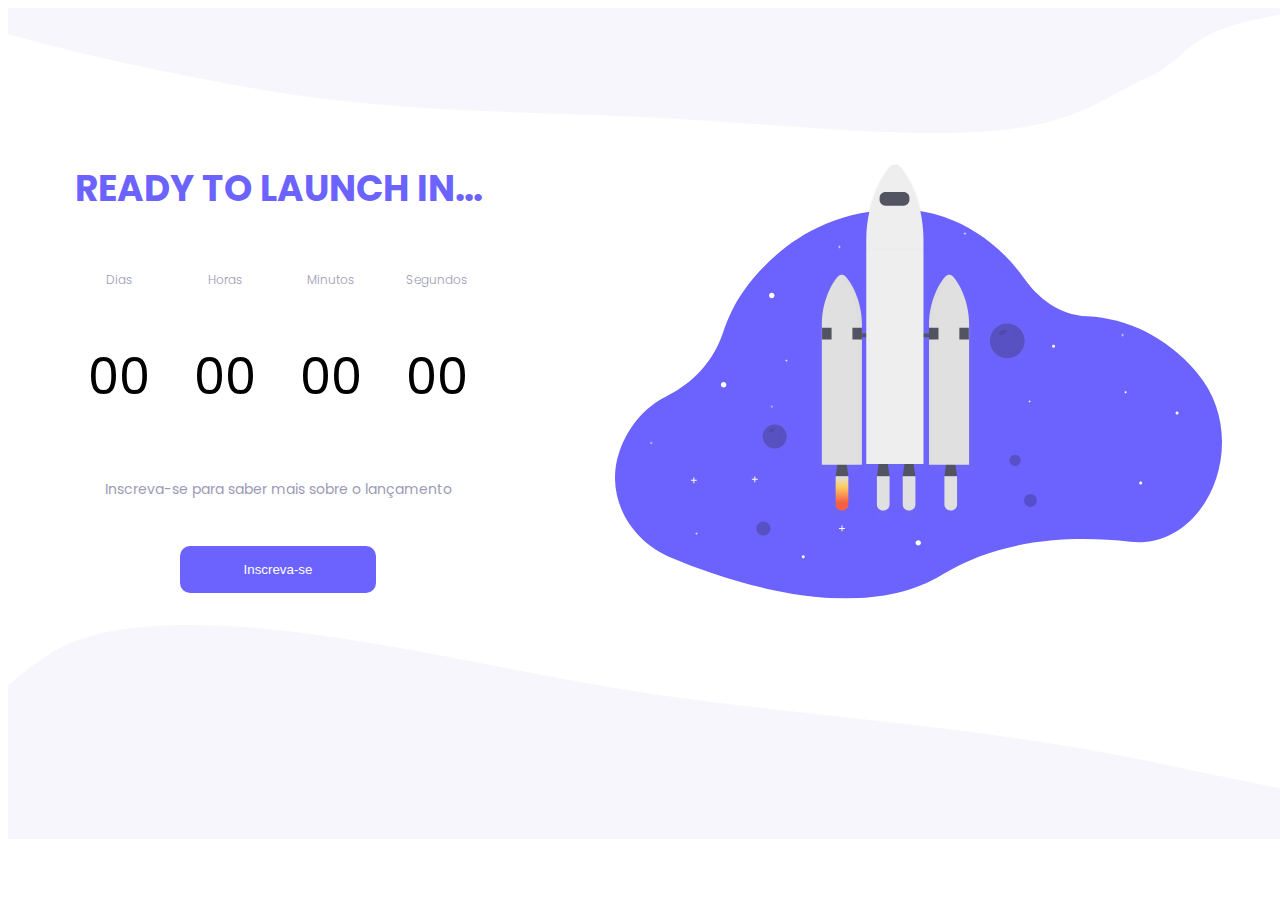
<file: index.html>
<!DOCTYPE html>
<html>

<head>
    <meta charset="utf-8">
    <meta name="viewport" content="width=device-width">
    <title>Countdown</title>
    <link href="style.css" rel="stylesheet" type="text/css" />
    <link href="https://fonts.googleapis.com/css2?family=Poppins:ital,wght@0,400;0,500;1,300&display=swap"
        rel="stylesheet">

</head>

<body>
    <img class="inicio" src="images/images/top-image.svg">

    <div class="conjunto">
        <div class="componentes">
            <h1 class="juntos">READY TO LAUNCH IN... </h1>

            <div>
                <div class="time">
                    <div class="time-item">
                        <p class="time-item-texto">Dias</p>
                        <p class="time-item-numero" id="days">00</p>
                    </div>
                    <div class="time-item">
                        <p class="time-item-texto">Horas</p>
                        <p class="time-item-numero" id="hours">00</p>
                    </div>
                    <div class="time-item">
                        <p class="time-item-texto">Minutos</p>
                        <p class="time-item-numero" id="minutes">00</p>
                    </div>
                    <div class="time-item">
                        <p class="time-item-texto">Segundos</p>
                        <p class="time-item-numero" id="seconds">00</p>
                    </div>
                </div>
                <div class="juntos">
                    <p>Inscreva-se para saber mais sobre o lançamento</p>
                </div>
                <div class="juntos">
                    <button class="botao" type="submit">Inscreva-se</button>
                </div>

            </div>
        </div>
        <div>
            <img class="aviao" src="images/images/rocket.svg">
        </div>
    </div>
    <footer>
        <img class="final" src="/images/images/bottom-image.svg">
    </footer>








    <script src="script.js"></script>

    <!--
  This script places a badge on your repl's full-browser view back to your repl's cover
  page. Try various colors for the theme: dark, light, red, orange, yellow, lime, green,
  teal, blue, blurple, magenta, pink!
  -->
    <script src="https://replit.com/public/js/replit-badge.js" theme="blue" defer></script>
</body>

</html>
</file>
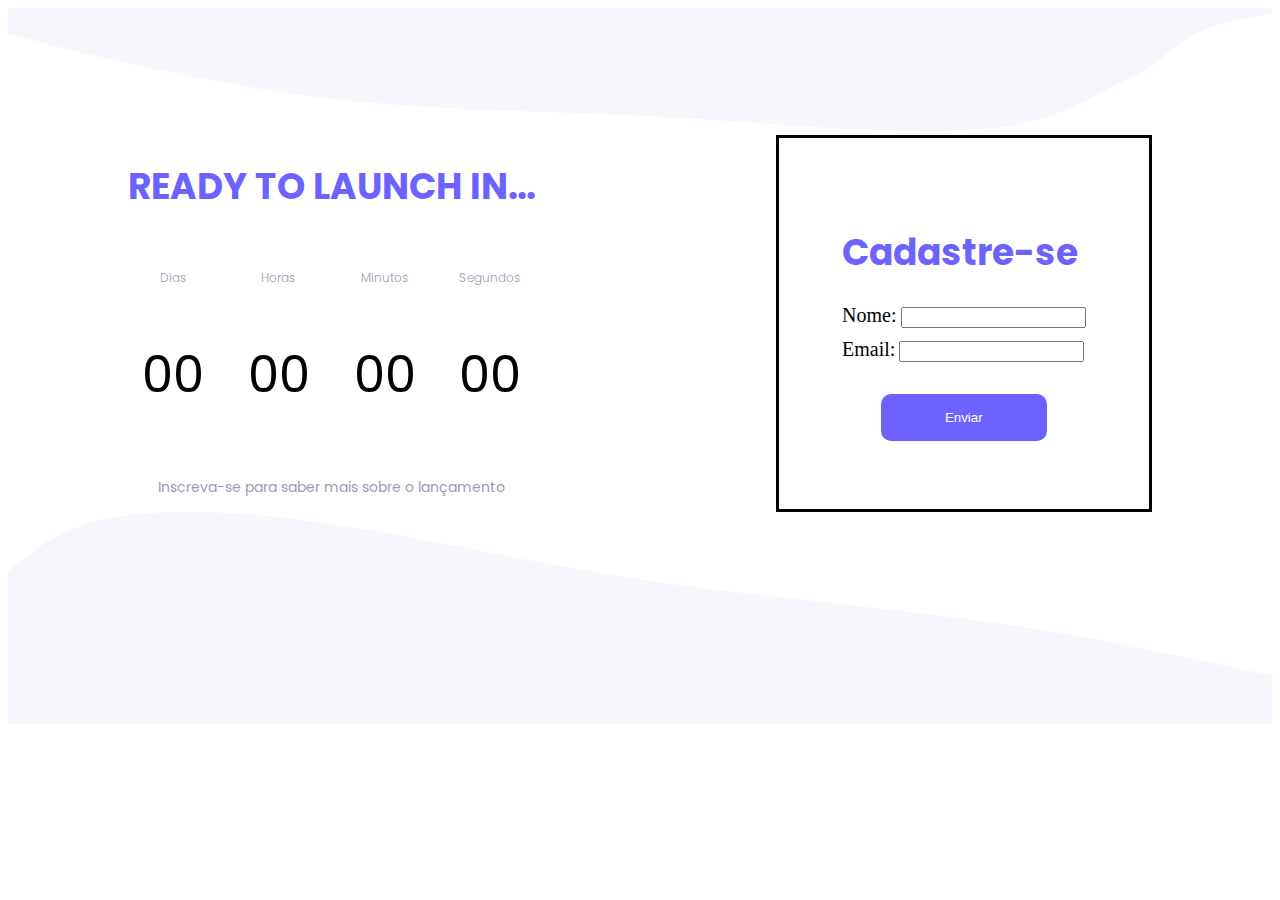
<file: inscreva.html>
<!DOCTYPE html>
<html>

<head>
    <meta charset="utf-8">
    <meta name="viewport" content="width=device-width">
    <title>Countdown</title>
    <link href="style1.css" rel="stylesheet" type="text/css" />
    <link href="https://fonts.googleapis.com/css2?family=Poppins:ital,wght@0,400;0,500;1,300&display=swap"
        rel="stylesheet">

</head>

<body>
    <img class="inicio" src="images/images/top-image.svg">
    <div class="conjunto">
        <div>
            <h1 class="juntos">READY TO LAUNCH IN... </h1>
            <div>
                <div class="time">
                    <div class="time-item">
                        <p class="time-item-texto">Dias</p>
                        <p class="time-item-numero" id="days">00</p>
                    </div>
                    <div class="time-item">
                        <p class="time-item-texto">Horas</p>
                        <p class="time-item-numero" id="hours">00</p>
                    </div>
                    <div class="time-item">
                        <p class="time-item-texto">Minutos</p>
                        <p class="time-item-numero" id="minutes">00</p>
                    </div>
                    <div class="time-item">
                        <p class="time-item-texto">Segundos</p>
                        <p class="time-item-numero" id="seconds">00</p>
                    </div>
                </div>
            </div>
            <div class="juntos">
                <p>Inscreva-se para saber mais sobre o lançamento</p>
            </div>
        </div>
        <div class="borda">
            <h1>Cadastre-se</h1>
            <div>
                <div class="nome">
                    <label class="nome-item">Nome:</label>
                    <input type="text">
                </div>
                <div class="email">
                    <label class="email-item">Email:</label>
                    <input type="email">
                </div>
                <div class="juntos">
                    <button class="botao">Enviar</button>
                </div>

            </div>
        </div>
    </div>
    <footer>
        <img class="final" src="/images/images/bottom-image.svg">
    </footer>

    <script src="script.js"></script>

    <!--
  This script places a badge on your repl's full-browser view back to your repl's cover
  page. Try various colors for the theme: dark, light, red, orange, yellow, lime, green,
  teal, blue, blurple, magenta, pink!
  -->
    <script src="https://replit.com/public/js/replit-badge.js" theme="blue" defer></script>

</body>

</html>
</file>
<file: style.css>
html, body {
  height: 100%;
  width: 100%;
}

h1 {
  color: #6C63FF;
  font-family: Poppins;
  font-size: 36px;
}

p {
  color: #9C9AB6;
  font-size: 14px;
  font-family: Poppins;
}

p1 {
  font-size: 16px;
  color: #FFFFFF;
  font-family: Poppins;

}

.texto {
  background: #6C63FF;
  padding: 8px;
  margin-left: 10%;
  margin-right: 70%;
  border-radius: 10px;

}

.fundo {
  background: #6C63FF;
}

.inicio {
  width: 100%;
}

.final {
  width: 100%;
}

.aviao {
  height: 100%;
  width: 100%;
}

.conjunto {
  display: flex;
  justify-content: space-around;
  flex-wrap: wrap;
}

.time {
  width: 100%;
  display: grid;
  grid-template-columns: repeat(4, 1fr);
  gap: 1rem;
}

.time-item {
  margin-top: 1.18rem;
  text-align: center;
}

.time-item-texto {
  font-size: 12px;
  font-weight: 300;

}

.time-item-numero {
  font-size: 50px;
  font-weight: 400;
  color: #000000;
}

.botao {
  margin-top: 2rem;
  border: 2px;
  border-radius: 10px;
  padding: 1rem 4rem;
  background: #6C63FF;
  color: #FFFFFF;
  font-weight: 500;
  letter-spacing: 0.1 rem;
  cursor: pointer;
  transition: all 0.2s;
  margin-bottom: 2rem;
}

.botao:hover {
  border: 2px;
  color: #6C83F9;
  background: transparent;
}

.juntos {
  justify-content: center;
  display: flex;
}
</file>
<file: style1.css>
h1 {
  color: #6C63FF;
  font-family: Poppins;
  font-size: 36px;
}

p {
  color: #9C9AB6;
  font-size: 14px;
  font-family: Poppins;
}

.inicio {
  width: 100%;
}

.conjunto {
  display: flex;
  justify-content: space-around;
  flex-wrap: wrap;
}

.juntos {
  justify-content: center;
  display: flex;
}

.time {
  width: 100%;
  display: grid;
  grid-template-columns: repeat(4, 1fr);
  gap: 1rem;
}

.time-item {
  margin-top: 1.18rem;
  text-align: center;
}

.time-item-texto {
  font-size: 12px;
  font-weight: 300;
}

.time-item-numero {
  font-size: 50px;
  font-weight: 400;
  color: #000000;
}

.borda {
  border: solid;
  padding: 5%;
}

.nome,
.emai {
  margin-bottom: 10px;
}

.nome-item,
.email-item {
  font-size: 20px;
}

.botao {
  margin-top: 2rem;
  border: 2px;
  border-radius: 10px;
  padding: 1rem 4rem;
  background: #6C63FF;
  color: #FFFFFF;
  font-weight: 500;
  letter-spacing: 0.1 rem;
  cursor: pointer;
  transition: all 0.2s;
}

.botao:hover {
  border: 2px;
  color: #000000;
  width: 100%;
}

.final {
  width: 100%;
}
</file>
